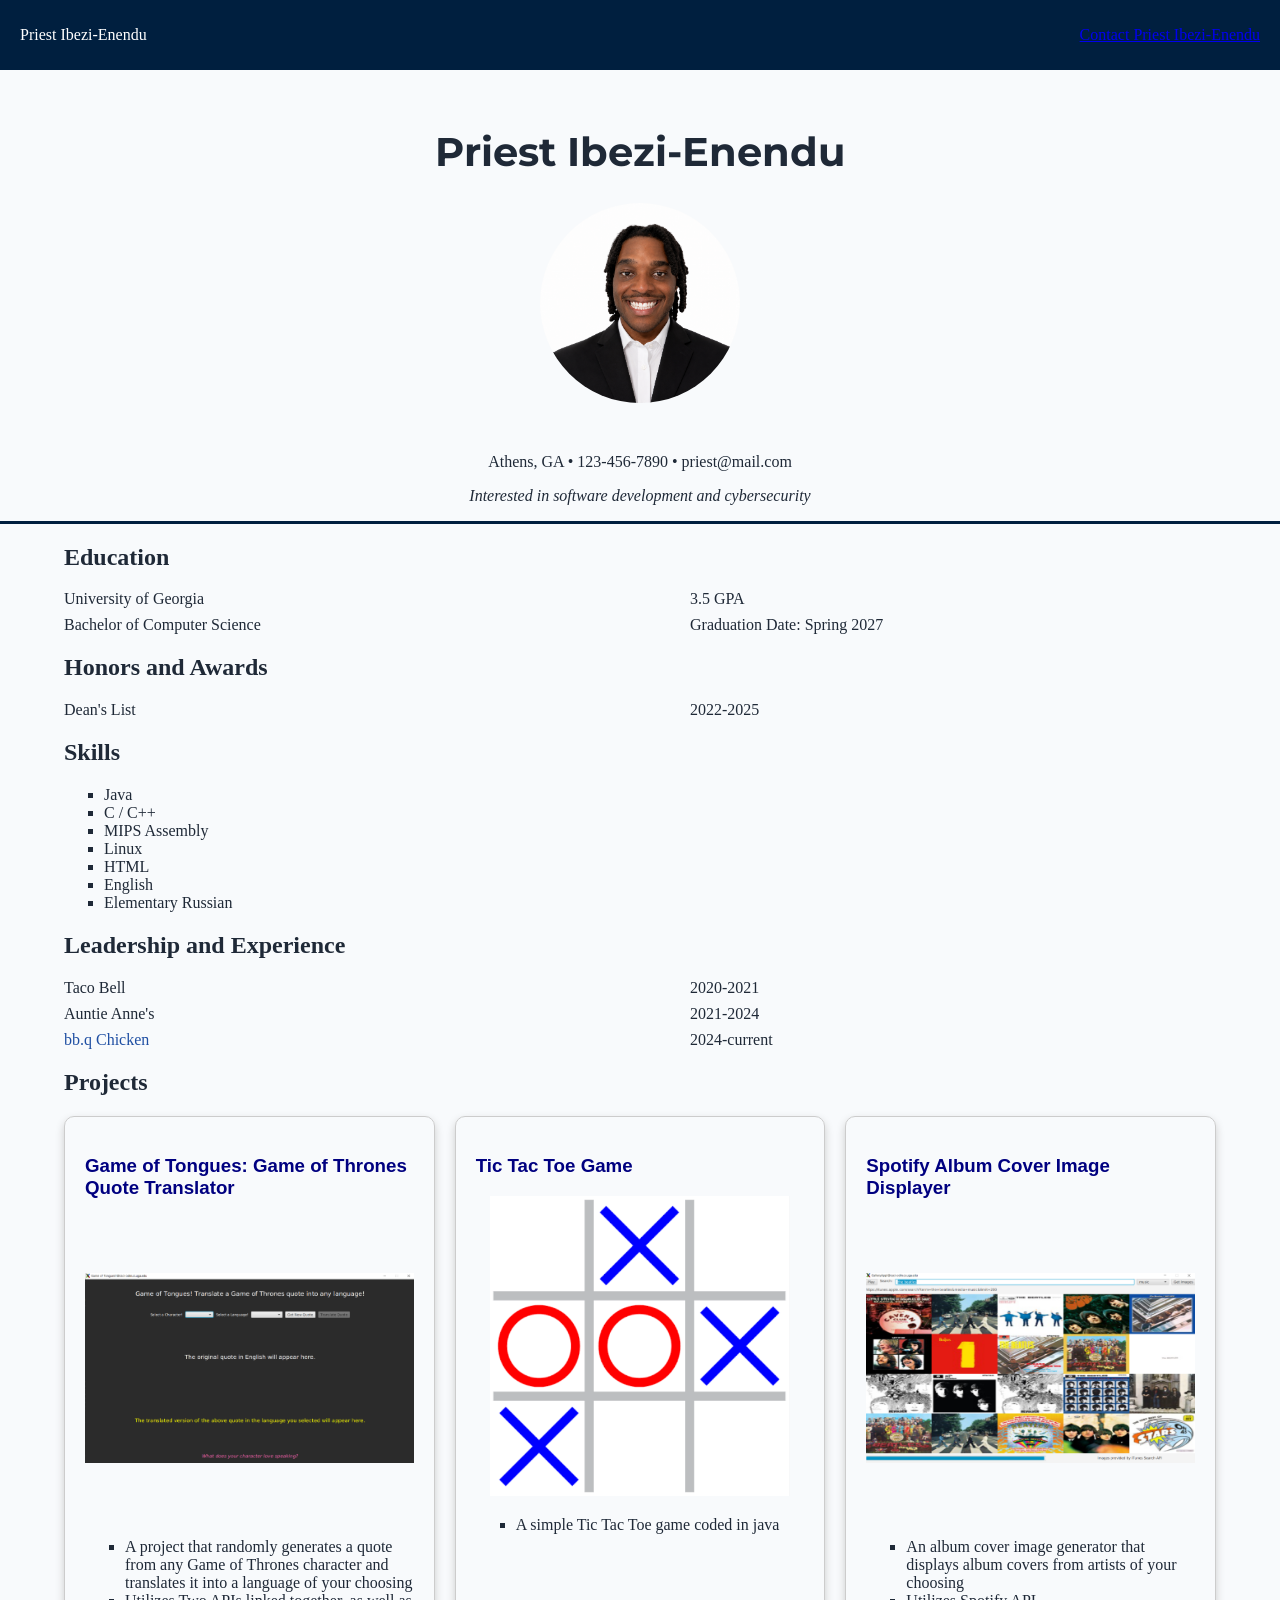
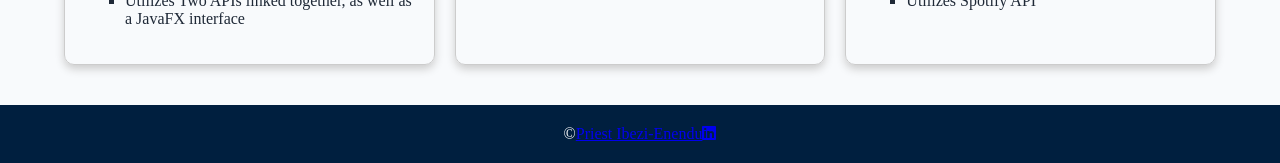
<file: index.html>
<!DOCTYPE html>
<html lang="en">

<head>
    <meta charset="UTF-8">
    <meta name="viewport" content="width=device-width, initial-scale=1.0">
    <title>Priest Ibezi-Enendu</title>
    <link rel="stylesheet" href="css/style.css">

    <link rel="stylesheet" href="https://cdnjs.cloudflare.com/ajax/libs/font-awesome/6.5.1/css/all.min.css">
</head>

<body>

    <nav>
        <p>Priest Ibezi-Enendu</p>
        <p>
            <a href="contact.html">Contact Priest Ibezi-Enendu</a>
        </p>
    </nav>
    <header>
        <h1>Priest Ibezi-Enendu</h1>
        <img src="images/headshot1.png" alt="Headshot of Priest Ibezi-Enendu" width=200>
    </header>

    <p class="address">Athens, GA &bull; 123-456-7890 &bull; priest@mail.com</p>
    <p class="tagline">Interested in software development and cybersecurity</p>

    <hr>

    <section>
        <h2>Education</h2>
        <dl>

            <dt>University of Georgia</dt>
            <dd>3.5 GPA</dd>
            <dt>Bachelor of Computer Science</dt>
            <dd>Graduation Date: Spring 2027</dd>

        </dl>
    </section>

    <section>
        <h2>Honors and Awards</h2>
        <dl>
            <dt>Dean's List</dt>
            <dd>2022-2025</dd>
        </dl>
    </section>

    <section>
        <h2>Skills</h2>
        <ul>
            <li>Java</li>
            <li>C / C++</li>
            <li>MIPS Assembly</li>
            <li>Linux</li>
            <li>HTML</li>
            <li>English</li>
            <li>Elementary Russian</li>
        </ul>
    </section>

    <section>
        <h2>Leadership and Experience</h2>
        <dl>
            <dt>Taco Bell</dt>
            <dd>2020-2021</dd>

            <dt>Auntie Anne's</dt>
            <dd>2021-2024</dd>

            <dt>
                <a href="https://bbqchicken.com/">bb.q Chicken</a>
            </dt>
            <dd>2024-current</dd>


        </dl>
    </section>

    <section>
        <h2>Projects</h2>
        <div class="three-col">
            <div class="card">
                <h3>Game of Tongues: Game of Thrones Quote Translator</h3>
                <img src="images/project1description.png" alt="Game Of Thrones Translator Project" width=400>
                <ul>
                    <li>A project that randomly generates a quote from any Game of Thrones character and translates it
                        into
                        a language of your choosing</li>
                    <li>Utilizes Two APIs linked together, as well as a JavaFX interface</li>
                </ul>

            </div>

            <div class = "card">
                <h3>Tic Tac Toe Game</h3>
                <img src="images/project2.png" alt="Tic Tac Toe Game Project" width=400>
                <ul>
                    <li>A simple Tic Tac Toe game coded in java</li>
                </ul>

            </div>

            <div class="card">
                <h3>Spotify Album Cover Image Displayer</h3>
                <img src="images/project3.png" alt="Spotify Album Cover Image Displayer" width=400>
                <ul>
                    <li>An album cover image generator that displays album covers from artists of your choosing</li>
                    <li>Utilizes Spotify API</li>
                </ul>
            </div>
        </div>


    </section>

    <footer>
        &copy; <a href="contact.html">Priest Ibezi-Enendu</a>

        <a href="https://www.linkedin.com/in/priest-ibezi-enendu-85473a34b/" target="_blank">
            <i class="fa-brands fa-linkedin"></i>
        </a>
    </footer>



</body>

</html>
</file>
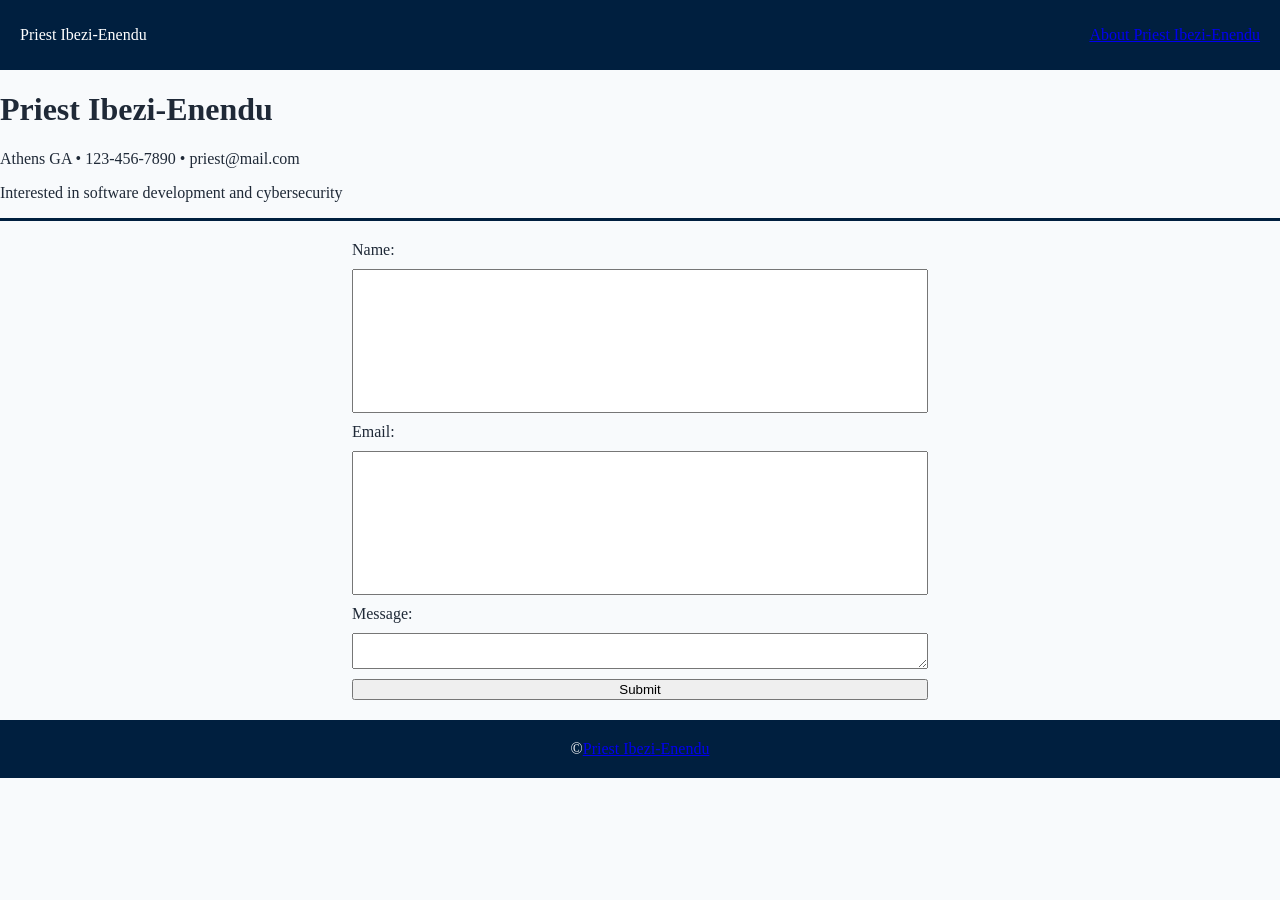
<file: contact.html>
<!DOCTYPE html>
<html lang="en">
<head>
    <meta charset="UTF-8">
    <meta name="viewport" content="width=device-width, initial-scale=1.0">
    <link rel="stylesheet" href="css/style.css">
    <title>Contact Priest Ibezi-Enendu</title>
</head>
<body>
    
    <nav>
        <p>Priest Ibezi-Enendu</p>
        <p>
            <a href = "index.html">About Priest Ibezi-Enendu</a>
        </p>
    </nav>

    <h1>Priest Ibezi-Enendu</h1>
    <p>Athens GA &bull; 123-456-7890 &bull; priest@mail.com</p>
    <p>Interested in software development and cybersecurity</p>
    <hr>

    <section>
        <form class="one-col" method="POST" action="https://formsubmit.co/31a0130aa9e373913f1db8a3c974faf0">
            
            <label for="name">Name:</label>
            <input type="text" id="name" name="name" required>

            <label for="email">Email:</label>
            <input type="email" id="email" name="email" required>

            <label for="message">Message:</label>
            <textarea id="message" name="message"></textarea>

            <button type="submit">Submit</button>



        </form>
    </section>

    <footer>
        &copy; <a href="index.html">Priest Ibezi-Enendu</a>
     
         <a href="https://www.linkedin.com/in/priest-ibezi-enendu-85473a34b/" target="_blank">
            <i class="fa-brands fa-linkedin"></i>
         </a>
    </footer>



</body>
</html>
</file>
<file: css/style.css>
@import url('https://fonts.googleapis.com/css2?family=Montserrat:wght@600;700&display=swap');

body {
  margin: 0;
  background-color: #f8fafc;
  color: #1f2937;
}

/****************   Nav Section **********************/
nav {
  display: flex;
  justify-content: space-between;
  background-color: #001f3f;
  padding: 10px 20px;
  color: white;
}

/***********************  Footer Section   **************************/
footer {
  display: flex;
  justify-content: center;
  background-color: #001f3f;
  padding: 20px;
  color: white;
}

/*********** Splash Page ************************/
header {
  text-align: center;
  padding: 30px;
}

header h1 {
  font-family: 'Montserrat', sans-serif;
  font-size: 40px;
  color:#1f2937;

}

header img {
  border-radius: 50%;
}

.address {
  text-align: center;

}

.tagline {
  text-align: center;
  font-style: italic;

}

/************* Sections ********************/
hr {}

section h3 {
  font-family: 'Monserrat', sans-serif;
  color: navy;
}

section dl {
  display: grid;
  grid-template-columns: 1fr 1fr;
  gap: 8px 20px;
}

section ul {
  list-style: square;
}

section a {
  color: #1f4fa3;
  text-decoration: none;

}

section a:hover {
color: #e36b6b;
}

section{
  width: 90%;
  max-width: 1200px;
  margin: 0  auto;
}

hr {
  border: none;
  height: 3px;
  background-color: #001f3f ;
}

/**************   Projects   *****************/
.three-col {
  display: grid;
  grid-template-columns: repeat(3, 1fr);
  gap: 20px;
  margin-bottom: 40px;
}

.card img {
  width:100%;
  height:300px;
  object-fit: contain;
}

.card {
  padding: 20px;
  border: 1px solid #cccccc;
  border-radius: 10px;
  box-shadow: 0px 4px 8px #cccccc;
  transition: transform 0.4s ease, box-shadow 0.4s ease;
}

.card:hover {
  transform: translateY(-10px);
  box-shadow: 0px 8px 16px #aaaaaa;
}

/**************   Responsiveness   *****************/
@media (max-width: 680px) {
  nav {
    flex-direction: column;
    align-items: center;
  }

  .three-col {
    grid-template-columns: 1fr;
  }
}

/**************   Contact Page   *****************/
.one-col {
  display: flex;
  flex-direction: column;
  width: 50%;
  margin: 20px auto;
  gap: 10px;
}

input {
  padding: 10px;
  font-size: 16px;
  min-height: 120px;
}

textarea {}
</file>
